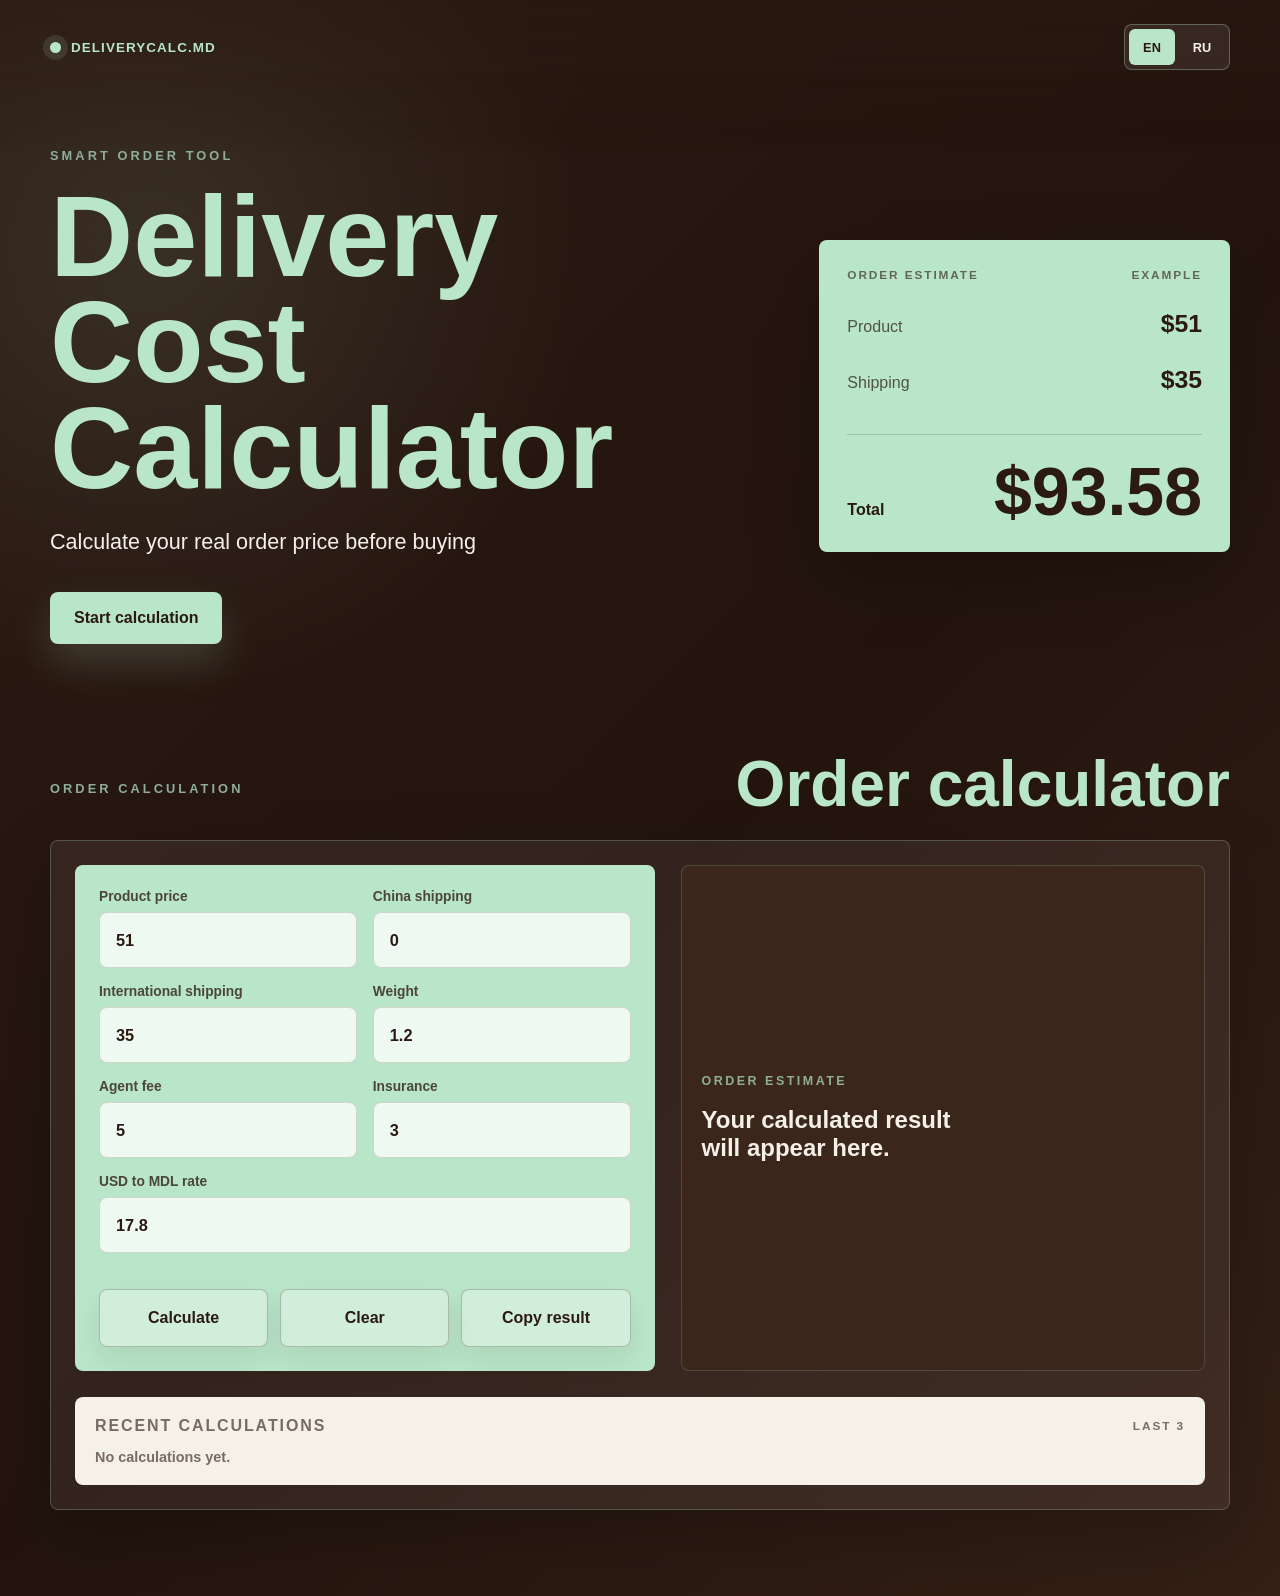
<file: index.html>
<!DOCTYPE html>
<html lang="en">
  <head>
    <meta charset="UTF-8" />
    <meta name="viewport" content="width=device-width, initial-scale=1.0" />
    <title>deliverycalc.md</title>
    <meta
      name="description"
      content="deliverycalc.md is a clean delivery cost calculator for China orders. Calculate product price, shipping, agent fee, insurance, total USD, total MDL, and price per kilogram."
    />
    <meta name="robots" content="index, follow" />
    <link rel="canonical" href="https://delivery12335.github.io/deliverycalc/" />
    <meta property="og:title" content="deliverycalc.md" />
    <meta
      property="og:description"
      content="Calculate the real cost of an order from China before buying: shipping, insurance, agent fee, total USD and MDL."
    />
    <meta property="og:type" content="website" />
    <meta property="og:url" content="https://delivery12335.github.io/deliverycalc/" />
    <meta name="twitter:card" content="summary" />
    <link rel="stylesheet" href="style.css" />
  </head>
  <body>
    <header class="site-header" aria-label="Site header">
      <a class="brand" href="#top" aria-label="deliverycalc.md home">
        <span class="brand-mark"></span>
        <span data-i18n="brand">deliverycalc.md</span>
      </a>

      <div class="language-switch" aria-label="Language switcher">
        <button class="lang-button is-active" type="button" data-lang="en" aria-pressed="true">EN</button>
        <button class="lang-button" type="button" data-lang="ru" aria-pressed="false">RU</button>
      </div>
    </header>

    <main id="top">
      <section class="hero" aria-labelledby="hero-title">
        <div class="hero-copy">
          <p class="eyebrow" data-i18n="heroEyebrow">SMART ORDER TOOL</p>
          <h1 id="hero-title" data-i18n="title">Delivery Cost Calculator</h1>
          <p class="hero-subtitle" data-i18n="subtitle">Calculate your real order price before buying</p>
          <a class="hero-button" href="#calculator" data-i18n="start">Start calculation</a>
        </div>

        <aside class="sample-card" aria-label="Order estimate example" data-i18n-aria-label="sampleAria">
          <div class="sample-topline">
            <span data-i18n="orderEstimate">ORDER ESTIMATE</span>
            <span data-i18n="pairLabel">PAIR 02</span>
          </div>
          <div class="sample-row">
            <span data-i18n="sampleProduct">Product</span>
            <strong>$51</strong>
          </div>
          <div class="sample-row">
            <span data-i18n="sampleShipping">Shipping</span>
            <strong>$35</strong>
          </div>
          <div class="sample-total">
            <span data-i18n="sampleTotal">Total</span>
            <strong>$93.58</strong>
          </div>
        </aside>
      </section>

      <section class="calculator-shell" id="calculator" aria-labelledby="calculator-title">
        <div class="section-heading">
          <p class="eyebrow" data-i18n="sectionEyebrow">FRESH DEPTH</p>
          <h2 id="calculator-title" data-i18n="calculatorTitle">Order calculator</h2>
        </div>

        <div class="calculator-card">
          <form class="calculator-form" id="calculatorForm" novalidate>
            <div class="field-grid">
              <label class="field">
                <span data-i18n="productPrice">Product price</span>
                <input id="productPrice" type="number" inputmode="decimal" min="0" step="0.01" value="51" />
              </label>

              <label class="field">
                <span data-i18n="chinaShipping">China shipping</span>
                <input id="chinaShipping" type="number" inputmode="decimal" min="0" step="0.01" value="0" />
              </label>

              <label class="field">
                <span data-i18n="internationalShipping">International shipping</span>
                <input id="internationalShipping" type="number" inputmode="decimal" min="0" step="0.01" value="35" />
              </label>

              <label class="field">
                <span data-i18n="weight">Weight</span>
                <input id="weight" type="number" inputmode="decimal" min="0" step="0.01" value="1.2" />
              </label>

              <label class="field">
                <span data-i18n="agentFee">Agent fee</span>
                <input id="agentFee" type="number" inputmode="decimal" min="0" step="0.01" value="5" />
              </label>

              <label class="field">
                <span data-i18n="insurance">Insurance</span>
                <input id="insurance" type="number" inputmode="decimal" min="0" step="0.1" value="3" />
              </label>

              <label class="field field-wide">
                <span data-i18n="usdRate">USD to MDL rate</span>
                <input id="usdRate" type="number" inputmode="decimal" min="0" step="0.01" value="17.8" />
              </label>
            </div>

            <p class="form-error" id="formError" role="alert" aria-live="polite"></p>

            <div class="button-row">
              <button class="primary-button" type="submit" data-i18n="calculate">Calculate</button>
              <button class="secondary-button" id="clearButton" type="button" data-i18n="clear">Clear</button>
              <button class="secondary-button" id="copyButton" type="button" data-i18n="copyResult">Copy result</button>
            </div>

            <p class="copy-status" id="copyStatus" aria-live="polite"></p>
          </form>

          <div class="results-panel">
            <article class="result-card" id="resultCard" aria-live="polite">
              <div class="result-empty" id="resultEmpty">
                <span class="result-kicker" data-i18n="orderEstimate">ORDER ESTIMATE</span>
                <p data-i18n="emptyResult">Your calculated result will appear here.</p>
              </div>

              <div class="result-content" id="resultContent" hidden>
                <div class="verdict-pill" id="verdictText">Good deal</div>
                <div class="result-main">
                  <span data-i18n="totalUsd">Total USD</span>
                  <strong id="totalUsd">$0.00</strong>
                </div>
                <div class="metric-grid">
                  <div class="metric">
                    <span data-i18n="totalMdl">Total MDL</span>
                    <strong id="totalMdl">0.00 MDL</strong>
                  </div>
                  <div class="metric">
                    <span data-i18n="pricePerKg">Price per kg</span>
                    <strong id="pricePerKg">$0.00</strong>
                  </div>
                  <div class="metric">
                    <span data-i18n="insuranceValue">Insurance value</span>
                    <strong id="insuranceValue">$0.00</strong>
                  </div>
                </div>
              </div>
            </article>

          </div>

          <section class="history-section" aria-labelledby="historyTitle">
            <div class="history-heading">
              <h3 id="historyTitle" data-i18n="historyTitle">Recent calculations</h3>
              <span data-i18n="lastThree">LAST 3</span>
            </div>
            <div class="history-list" id="historyList"></div>
          </section>
        </div>
      </section>
    </main>

    <script src="script.js"></script>
  </body>
</html>
</file>
<file: style.css>
:root {
  --mint: #b9e5c8;
  --dark: #2b1a12;
  --cream: #f5f0e8;
  --muted: #8fae9a;
  --white: #ffffff;
  --dark-soft: #3b261b;
  --shadow: 0 26px 70px rgba(0, 0, 0, 0.22);
  --radius: 8px;
  --transition: 0.25s ease;
}

* {
  box-sizing: border-box;
}

[hidden] {
  display: none !important;
}

html {
  scroll-behavior: smooth;
}

body {
  min-height: 100vh;
  margin: 0;
  color: var(--cream);
  font-family: Inter, Arial, sans-serif;
  background:
    radial-gradient(circle at 12% 16%, rgba(185, 229, 200, 0.11), transparent 25%),
    linear-gradient(135deg, var(--dark) 0%, #23140e 54%, #332016 100%);
}

button,
input {
  font: inherit;
}

a {
  color: inherit;
  text-decoration: none;
}

.site-header {
  position: sticky;
  top: 0;
  z-index: 10;
  isolation: isolate;
  display: flex;
  align-items: center;
  justify-content: space-between;
  width: 100%;
  margin: 0;
  padding: 24px max(20px, calc((100% - 1180px) / 2)) 10px;
  background: transparent;
}

.site-header::before {
  position: absolute;
  top: 0;
  right: 0;
  bottom: -72px;
  left: 0;
  z-index: 0;
  pointer-events: none;
  background: linear-gradient(180deg, rgba(43, 26, 18, 0.42), rgba(43, 26, 18, 0.18) 54%, rgba(43, 26, 18, 0));
  backdrop-filter: blur(16px);
  -webkit-backdrop-filter: blur(16px);
  content: "";
  mask-image: linear-gradient(180deg, #000 0%, #000 48%, rgba(0, 0, 0, 0.72) 70%, transparent 100%);
  -webkit-mask-image: linear-gradient(180deg, #000 0%, #000 48%, rgba(0, 0, 0, 0.72) 70%, transparent 100%);
}

.site-header > * {
  position: relative;
  z-index: 1;
}

.brand {
  display: inline-flex;
  align-items: center;
  gap: 10px;
  color: var(--mint);
  font-size: 0.84rem;
  font-weight: 800;
  letter-spacing: 0.08em;
  text-transform: uppercase;
}

.brand-mark {
  width: 11px;
  height: 11px;
  border-radius: 50%;
  background: var(--mint);
  box-shadow: 0 0 0 7px rgba(185, 229, 200, 0.12);
}

.language-switch {
  display: inline-flex;
  gap: 4px;
  padding: 4px;
  border: 1px solid rgba(185, 229, 200, 0.32);
  border-radius: var(--radius);
  background: rgba(245, 240, 232, 0.08);
}

.lang-button {
  min-width: 46px;
  min-height: 36px;
  border: 0;
  border-radius: 6px;
  color: var(--cream);
  font-size: 0.8rem;
  font-weight: 800;
  cursor: pointer;
  background: transparent;
  transition: transform var(--transition), background var(--transition), color var(--transition);
}

.lang-button:hover,
.lang-button:focus-visible {
  transform: translateY(-2px);
  outline: none;
}

.lang-button:active {
  transform: scale(0.98);
}

.lang-button.is-active {
  color: var(--dark);
  background: var(--mint);
}

main {
  width: min(1180px, calc(100% - 40px));
  margin: 0 auto;
}

.hero {
  display: grid;
  grid-template-columns: minmax(0, 1.08fr) minmax(310px, 0.62fr);
  align-items: center;
  gap: 54px;
  min-height: calc(80vh - 76px);
  padding: 44px 0 56px;
}

.eyebrow {
  margin: 0 0 20px;
  color: var(--muted);
  font-size: 0.8rem;
  font-weight: 900;
  letter-spacing: 0.24em;
  text-transform: uppercase;
}

h1,
h2,
h3,
p {
  margin-top: 0;
}

h1 {
  max-width: 780px;
  margin-bottom: 24px;
  color: var(--mint);
  font-size: clamp(3.25rem, 9vw, 7.8rem);
  line-height: 0.92;
  letter-spacing: 0;
}

html[lang="ru"] h1 {
  max-width: 900px;
  font-size: clamp(3rem, 6.8vw, 6.6rem);
  line-height: 0.98;
}

.hero-subtitle {
  max-width: 520px;
  margin-bottom: 34px;
  color: var(--cream);
  font-size: clamp(1.05rem, 2.5vw, 1.35rem);
  line-height: 1.55;
}

.hero-button,
.primary-button,
.secondary-button {
  display: inline-flex;
  align-items: center;
  justify-content: center;
  min-height: 52px;
  border-radius: var(--radius);
  border: 0;
  font-weight: 900;
  cursor: pointer;
  transition: transform var(--transition), box-shadow var(--transition), background var(--transition), color var(--transition), border-color var(--transition);
}

.hero-button,
.primary-button {
  color: var(--dark);
  background: var(--mint);
  box-shadow: 0 18px 40px rgba(185, 229, 200, 0.18);
}

.hero-button {
  padding: 0 24px;
}

.hero-button:hover,
.primary-button:hover,
.secondary-button:hover {
  transform: translateY(-2px);
}

.hero-button:active,
.primary-button:active,
.secondary-button:active {
  transform: scale(0.98);
}

.sample-card {
  position: relative;
  overflow: hidden;
  padding: 28px;
  border-radius: var(--radius);
  color: var(--dark);
  background: var(--mint);
  box-shadow: var(--shadow);
}

.sample-topline,
.history-heading {
  display: flex;
  align-items: center;
  justify-content: space-between;
  gap: 12px;
  color: rgba(43, 26, 18, 0.62);
  font-size: 0.74rem;
  font-weight: 900;
  letter-spacing: 0.16em;
  text-transform: uppercase;
}

.sample-row,
.sample-total {
  display: flex;
  align-items: baseline;
  justify-content: space-between;
  gap: 20px;
}

.sample-row {
  margin-top: 28px;
  color: rgba(43, 26, 18, 0.72);
}

.sample-row strong {
  color: var(--dark);
  font-size: 1.55rem;
}

.sample-total {
  margin-top: 40px;
  padding-top: 24px;
  border-top: 1px solid rgba(43, 26, 18, 0.18);
  font-weight: 900;
}

.sample-total strong {
  font-size: clamp(2.4rem, 6vw, 4.25rem);
  line-height: 0.96;
}

.calculator-shell {
  padding: 28px 0 86px;
}

.section-heading {
  display: flex;
  align-items: end;
  justify-content: space-between;
  gap: 24px;
  margin-bottom: 24px;
}

.section-heading h2 {
  margin-bottom: 0;
  color: var(--mint);
  font-size: clamp(2.25rem, 5vw, 4.4rem);
  line-height: 1;
}

.calculator-card {
  display: grid;
  grid-template-columns: minmax(0, 1.05fr) minmax(360px, 0.95fr);
  align-items: start;
  gap: 26px;
  padding: 24px;
  border: 1px solid rgba(185, 229, 200, 0.24);
  border-radius: var(--radius);
  background: rgba(245, 240, 232, 0.07);
  box-shadow: var(--shadow);
}

.calculator-form,
.result-card,
.history-section {
  border-radius: var(--radius);
}

.calculator-form {
  align-self: start;
  height: fit-content;
  padding: 24px;
  color: var(--dark);
  background: var(--mint);
}

.field-grid {
  display: grid;
  grid-template-columns: repeat(2, minmax(0, 1fr));
  gap: 16px;
}

.field {
  display: grid;
  gap: 8px;
}

.field-wide {
  grid-column: 1 / -1;
}

.field span {
  color: rgba(43, 26, 18, 0.78);
  font-size: 0.86rem;
  font-weight: 900;
}

.field input {
  width: 100%;
  min-height: 56px;
  padding: 0 16px;
  border: 1px solid rgba(43, 26, 18, 0.16);
  border-radius: var(--radius);
  color: var(--dark);
  font-size: 1.02rem;
  font-weight: 800;
  background: rgba(255, 255, 255, 0.76);
  transition: border-color var(--transition), box-shadow var(--transition), background var(--transition);
}

.field input:focus {
  border-color: var(--dark);
  outline: none;
  background: var(--white);
  box-shadow: 0 0 0 4px rgba(43, 26, 18, 0.12);
}

.form-error,
.copy-status {
  min-height: 0;
  margin: 0;
  font-size: 0.9rem;
  font-weight: 800;
}

.form-error {
  color: #7b261c;
}

.copy-status {
  color: rgba(43, 26, 18, 0.72);
}

.form-error:not(:empty),
.copy-status:not(:empty) {
  min-height: 22px;
  margin-top: 14px;
}

.button-row {
  display: grid;
  grid-template-columns: repeat(3, minmax(0, 1fr));
  gap: 12px;
  margin-top: 36px;
}

.calculator-form .button-row .primary-button,
.calculator-form .button-row .secondary-button {
  min-height: 58px;
  border: 1px solid rgba(43, 26, 18, 0.24);
  color: var(--dark);
  background: rgba(255, 255, 255, 0.34);
  box-shadow: 0 12px 26px rgba(43, 26, 18, 0.08);
}

.secondary-button {
  border: 1px solid rgba(43, 26, 18, 0.26);
  color: var(--dark);
  background: rgba(255, 255, 255, 0.28);
}

.secondary-button:hover {
  background: rgba(255, 255, 255, 0.54);
}

.calculator-form .button-row .primary-button:hover,
.calculator-form .button-row .secondary-button:hover {
  background: rgba(255, 255, 255, 0.58);
  box-shadow: 0 16px 32px rgba(43, 26, 18, 0.12);
}

.results-panel {
  display: grid;
  align-self: start;
  gap: 18px;
}

.result-card {
  display: grid;
  align-items: center;
  min-height: 330px;
  overflow: hidden;
  padding: 20px;
  color: var(--cream);
  background: var(--dark-soft);
  border: 1px solid rgba(185, 229, 200, 0.18);
}

.result-empty {
  display: grid;
  align-content: center;
  min-height: 100%;
}

.result-kicker {
  display: block;
  margin-bottom: 18px;
  color: var(--muted);
  font-size: 0.78rem;
  font-weight: 900;
  letter-spacing: 0.2em;
}

.result-empty p {
  max-width: 260px;
  margin-bottom: 0;
  color: var(--cream);
  font-size: 1.5rem;
  font-weight: 900;
  line-height: 1.18;
}

.result-content {
  width: 100%;
  opacity: 0;
  transform: translateY(14px);
  transition: opacity 0.35s ease, transform 0.35s ease;
}

.result-content.is-visible {
  opacity: 1;
  transform: translateY(0);
}

.verdict-pill {
  display: inline-flex;
  align-items: center;
  min-height: 30px;
  padding: 0 12px;
  border-radius: 999px;
  color: var(--dark);
  font-size: 0.76rem;
  font-weight: 900;
  letter-spacing: 0.1em;
  text-transform: uppercase;
  background: var(--mint);
}

.result-main {
  margin: 14px 0;
}

.result-main span,
.metric span {
  display: block;
  margin-bottom: 8px;
  color: var(--muted);
  font-size: 0.74rem;
  font-weight: 900;
  letter-spacing: 0.08em;
  text-transform: uppercase;
}

.result-main strong {
  display: block;
  color: var(--mint);
  font-size: clamp(2.7rem, 4.7vw, 3.9rem);
  line-height: 0.96;
}

.metric-grid {
  display: grid;
  grid-template-columns: repeat(2, minmax(0, 1fr));
  gap: 10px;
}

.metric {
  min-height: 76px;
  padding: 12px;
  border: 1px solid rgba(185, 229, 200, 0.16);
  border-radius: var(--radius);
  background: rgba(245, 240, 232, 0.06);
}

.metric:last-child {
  grid-column: 1 / -1;
}

.metric strong {
  display: block;
  color: var(--cream);
  font-size: clamp(1.12rem, 2vw, 1.35rem);
}

.history-section {
  grid-column: 1 / -1;
  padding: 20px;
  color: var(--dark);
  background: var(--cream);
}

.history-section h3 {
  margin-bottom: 0;
  font-size: 1rem;
}

.history-list {
  display: grid;
  grid-template-columns: repeat(3, minmax(0, 1fr));
  gap: 10px;
  margin-top: 14px;
}

.history-card {
  display: grid;
  grid-template-columns: 1fr;
  gap: 10px;
  align-items: center;
  padding: 12px;
  border: 1px solid rgba(43, 26, 18, 0.08);
  border-radius: var(--radius);
  background: var(--white);
}

.history-date {
  color: rgba(43, 26, 18, 0.66);
  font-size: 0.78rem;
  font-weight: 800;
}

.history-money {
  text-align: left;
}

.history-money strong,
.history-money span {
  display: block;
}

.history-money strong {
  font-size: 1rem;
}

.history-money span {
  color: rgba(43, 26, 18, 0.62);
  font-size: 0.8rem;
  font-weight: 800;
}

.history-empty {
  margin: 0;
  color: rgba(43, 26, 18, 0.62);
  font-size: 0.9rem;
  font-weight: 800;
}

@media (max-width: 860px) {
  main {
    width: min(calc(100% - 28px), 680px);
  }

  .site-header {
    width: 100%;
    padding-top: 16px;
    padding-right: 14px;
    padding-left: 14px;
  }

  .brand span:last-child {
    display: none;
  }

  .hero {
    grid-template-columns: 1fr;
    gap: 30px;
    min-height: auto;
    padding: 34px 0 36px;
  }

  h1 {
    font-size: clamp(2.75rem, 14vw, 4.2rem);
  }

  html[lang="ru"] h1 {
    font-size: clamp(2.6rem, 11vw, 3.8rem);
    line-height: 1.02;
  }

  .calculator-card {
    grid-template-columns: 1fr;
    padding: 14px;
  }

  .calculator-form {
    padding: 18px;
  }

  .button-row {
    grid-template-columns: 1fr;
  }

  .history-list {
    grid-template-columns: 1fr;
  }

  .hero-button,
  .primary-button,
  .secondary-button {
    width: 100%;
  }
}

@media (max-width: 560px) {
  .section-heading {
    display: block;
  }

  .field-grid,
  .metric-grid,
  .history-card {
    grid-template-columns: 1fr;
  }

  .field-wide,
  .metric:last-child {
    grid-column: auto;
  }

  .sample-card,
  .result-card,
  .history-section {
    padding: 18px;
  }

  .sample-total {
    align-items: flex-start;
    flex-direction: column;
    gap: 8px;
  }

  .history-money {
    text-align: left;
  }
}
</file>
